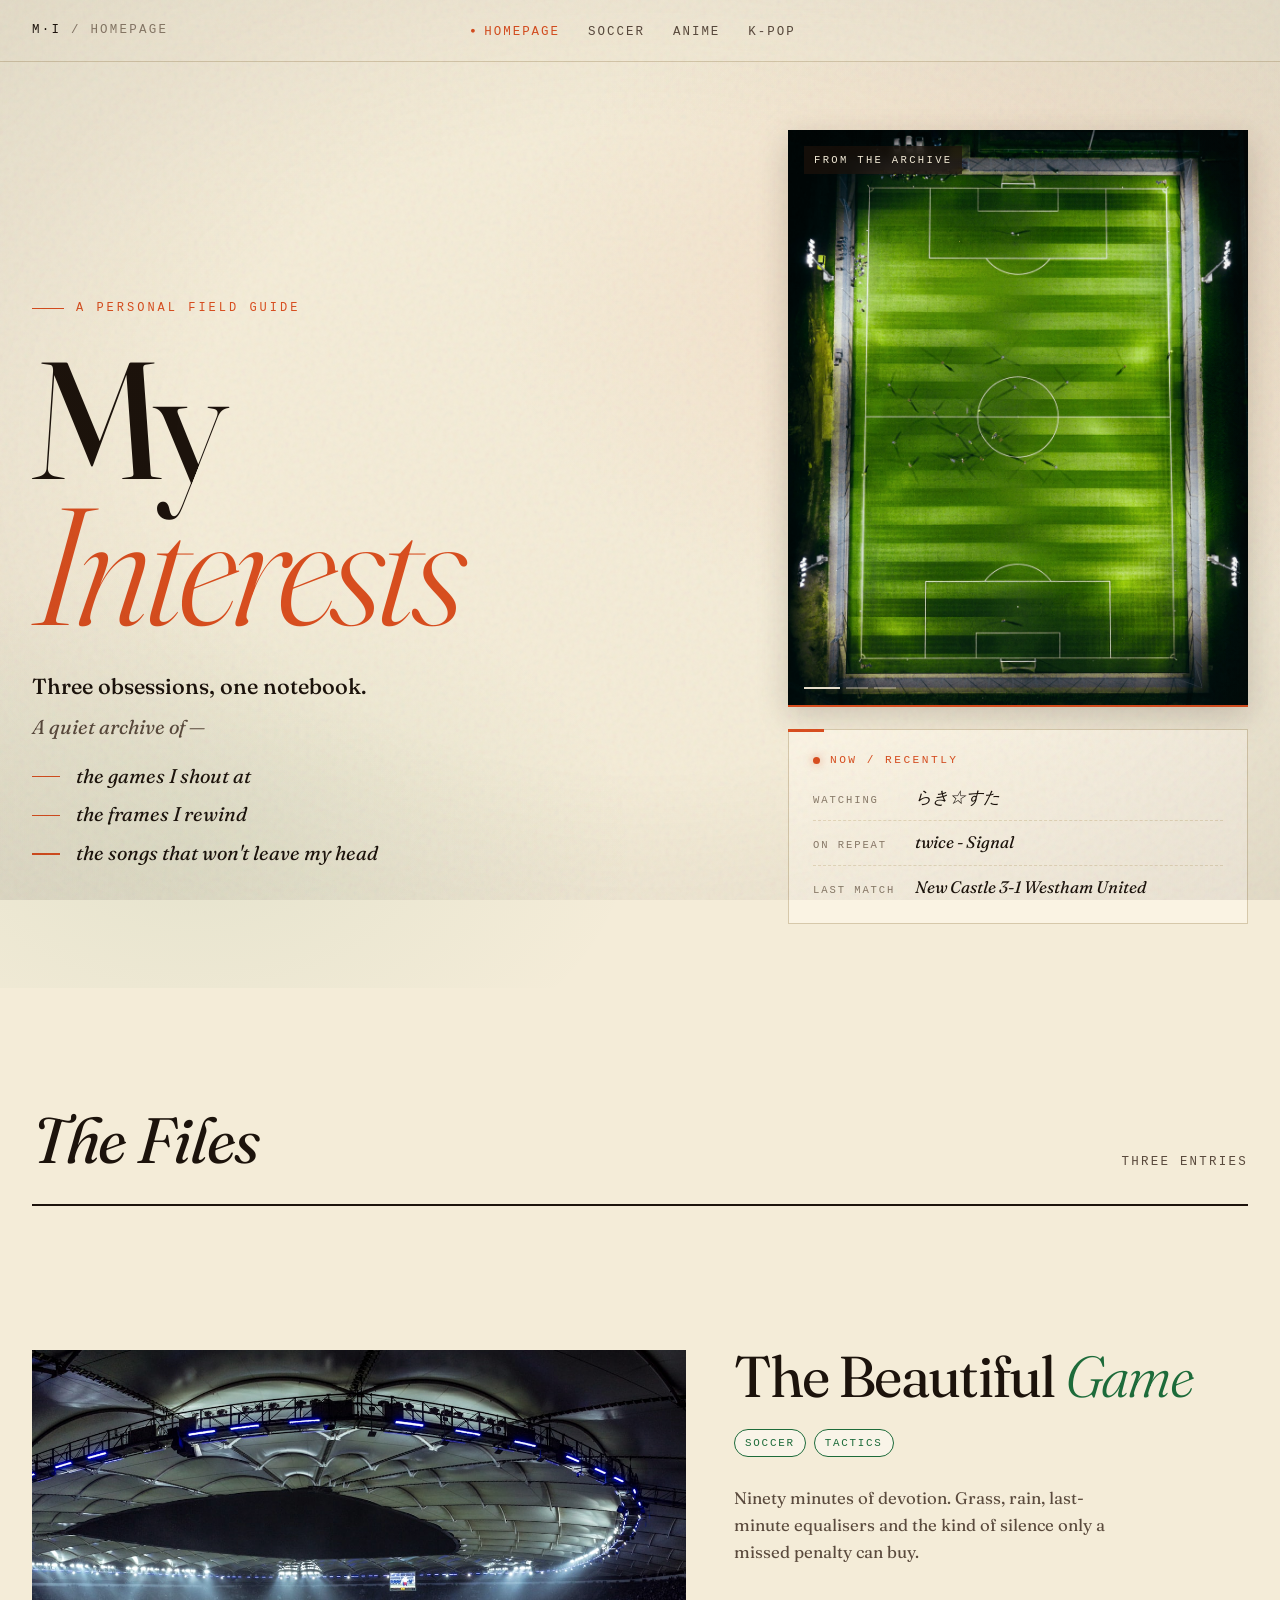
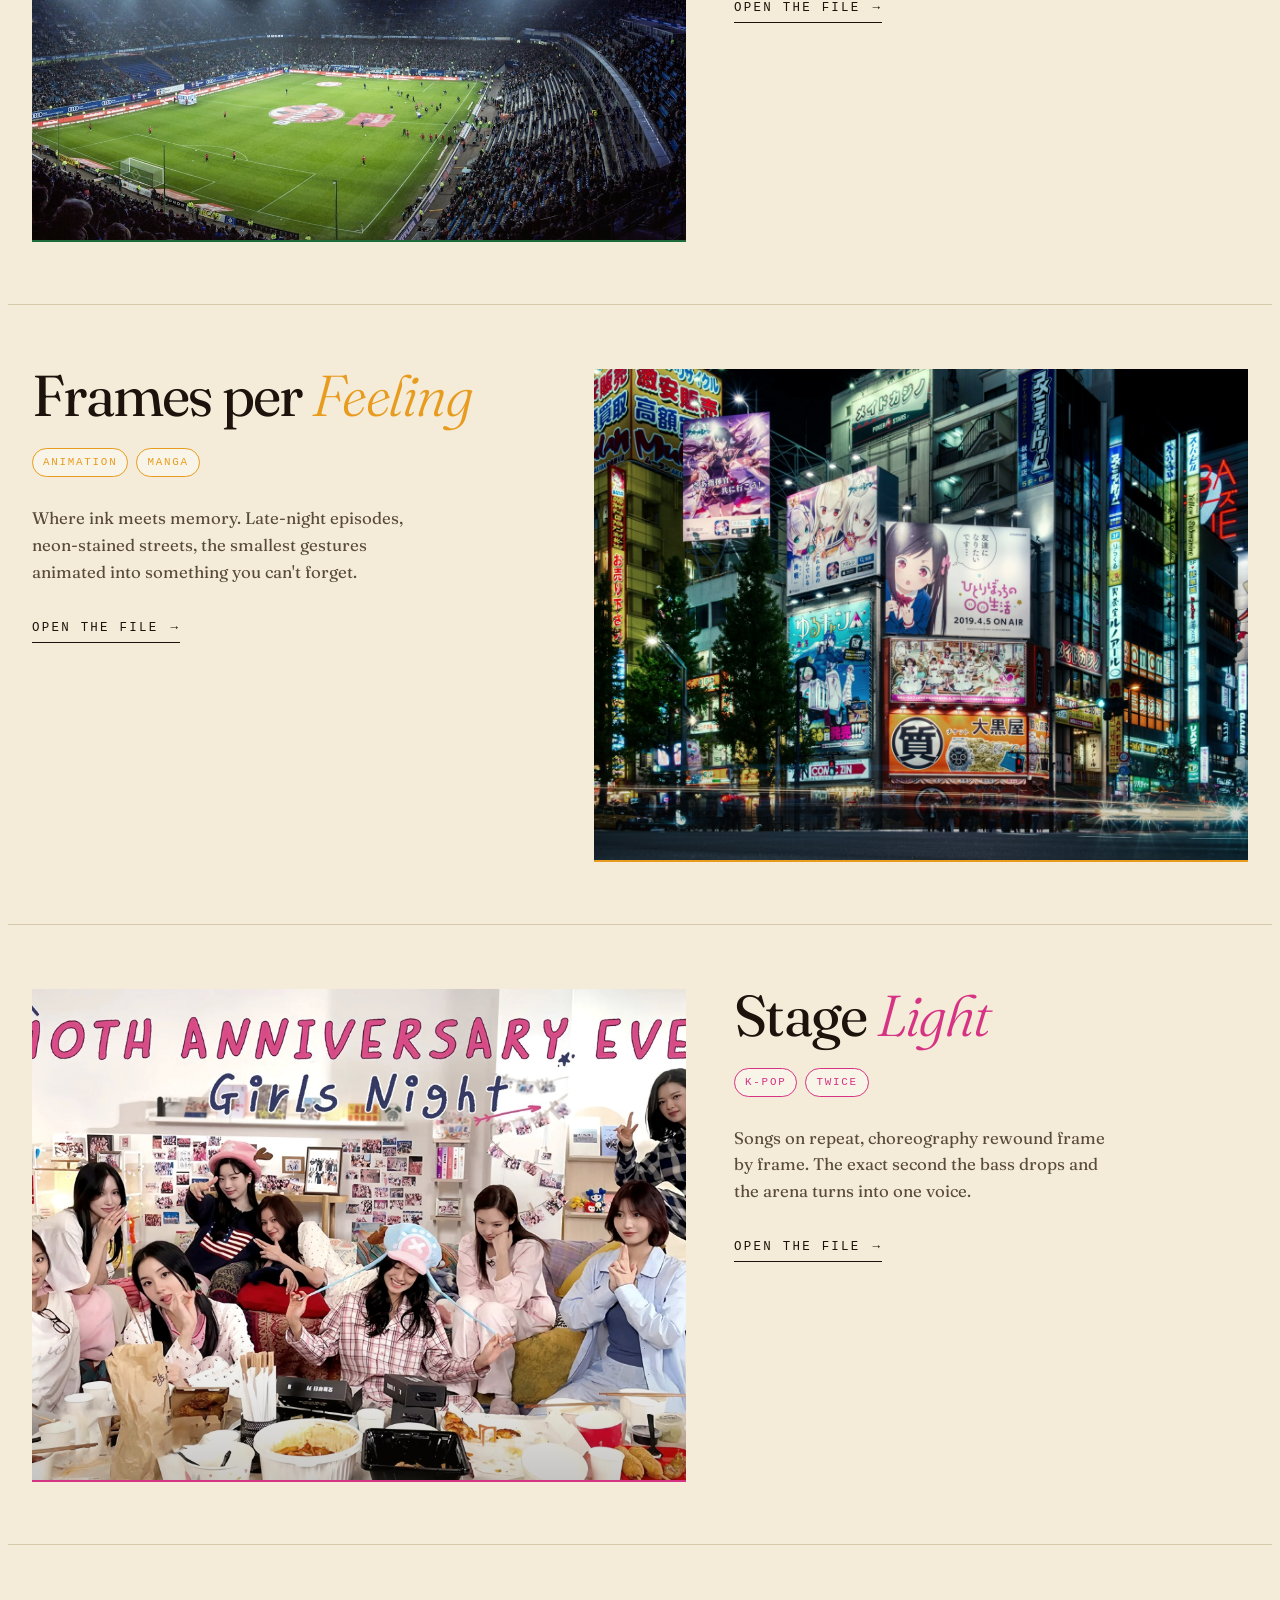
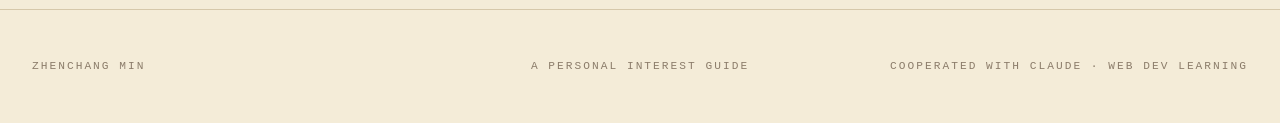
<file: index.html>
<!DOCTYPE html>
<html lang="zh-CN">
<head>
    <meta charset="UTF-8">
    <meta name="viewport" content="width=device-width, initial-scale=1">
    <title>My Interests</title>
    <link rel="stylesheet" href="style.css">
</head>
<body>
    <nav class="nav">
        <a href="index.html" class="nav-brand">M·I <span>/ homepage</span></a>
        
        <ul class="nav-links">
            <li><a href="index.html" class="is-active">Homepage</a></li>
            <li><a href="soccer.html">Soccer</a></li>
            <li><a href="anime.html">Anime</a></li>
            <li><a href="kpop.html">K-Pop</a></li>
        </ul>
    </nav>

    <section class="hero">
        <div class="hero-inner">
            <div class="hero-eyebrow">A personal field guide</div>
            <h1 class="hero-title">
                <span class="word">My</span>
                <span class="word">Interests</span>
            </h1>
            <p class="hero-lede">
                Three obsessions, one notebook. <span class="hero-lede-sub">A quiet archive of —</span>
            </p>
            <ul class="hero-list">
                <li>the games I shout at</li>
                <li>the frames I rewind</li>
                <li>the songs that won't leave my head</li>
            </ul>
        </div>

        <aside class="hero-side">
            <figure class="hero-cover" data-carousel>
                <img src="images/soccer-hero.jpg" alt="Soccer — from the archive" class="is-active">
                <img src="images/anime-hero.jpg" alt="Anime — from the archive">
                <img src="images/kpop-hero.jpg" alt="K-Pop — from the archive">
                <button type="button" class="hero-cover-nav hero-cover-prev" aria-label="Previous slide">‹</button>
                <button type="button" class="hero-cover-nav hero-cover-next" aria-label="Next slide">›</button>
                <figcaption class="hero-cover-tag">From the archive</figcaption>
                <div class="hero-cover-dots">
                    <button type="button" class="hero-cover-dot is-active" aria-label="Show slide 1"></button>
                    <button type="button" class="hero-cover-dot" aria-label="Show slide 2"></button>
                    <button type="button" class="hero-cover-dot" aria-label="Show slide 3"></button>
                </div>
            </figure>

            <div class="hero-now">
                <div class="now-head">
                    <span class="now-dot"></span>
                    Now / Recently
                </div>
                <ul class="now-list">
                    <li>
                        <span class="now-label">Watching</span>
                        <span class="now-value">らき☆すた</span>
                    </li>
                    <li>
                        <span class="now-label">On repeat</span>
                        <span class="now-value">twice - Signal</span>
                    </li>
                    <li>
                        <span class="now-label">Last match</span>
                        <span class="now-value">New Castle 3-1 Westham United</span>
                    </li>
                </ul>
            </div>
        </aside>
    </section>

    <section class="index" id="index">
        <header class="index-head">
            <h2>The Files</h2>
            <span class="count">Three entries</span>
        </header>

        <a href="soccer.html" class="file reveal" data-theme="soccer">
            <div class="file-text">
                <h3>The Beautiful <em>Game</em></h3>
                <div class="file-tags">
                    <span class="file-tag">Soccer</span>
                    <span class="file-tag">Tactics</span>
                </div>
                <p>Ninety minutes of devotion. Grass, rain, last-minute equalisers and the kind of silence only a missed penalty can buy.</p>
                <span class="file-cta">Open the file <span>→</span></span>
            </div>
            <div class="file-img">
                <img src="images/soccer-cover.jpg" alt="Aerial view of a soccer stadium" loading="lazy">
            </div>
        </a>

        <a href="anime.html" class="file reveal" data-theme="anime">
            <div class="file-text">
                <h3>Frames per <em>Feeling</em></h3>
                <div class="file-tags">
                    <span class="file-tag">Animation</span>
                    <span class="file-tag">Manga</span>
                </div>
                <p>Where ink meets memory. Late-night episodes, neon-stained streets, the smallest gestures animated into something you can't forget.</p>
                <span class="file-cta">Open the file <span>→</span></span>
            </div>
            <div class="file-img">
                <img src="images/anime-cover.jpg" alt="Neon signage on a Tokyo street" loading="lazy">
            </div>
        </a>

        <a href="kpop.html" class="file reveal" data-theme="kpop">
            <div class="file-text">
                <h3>Stage <em>Light</em></h3>
                <div class="file-tags">
                    <span class="file-tag">K-Pop</span>
                    <span class="file-tag">Twice</span>
                </div>
                <p>Songs on repeat, choreography rewound frame by frame. The exact second the bass drops and the arena turns into one voice.</p>
                <span class="file-cta">Open the file <span>→</span></span>
            </div>
            <div class="file-img">
                <img src="images/kpop-cover.jpg" alt="Performer under stage lighting" loading="lazy">
            </div>
        </a>
    </section>

    <footer class="footer">
        <div>Zhenchang Min</div>
        <div class="center">A personal interest guide</div>
        <div class="right">Cooperated with Claude · Web Dev Learning</div>
    </footer>

    <script src="script.js"></script>
</body>
</html>
</file>
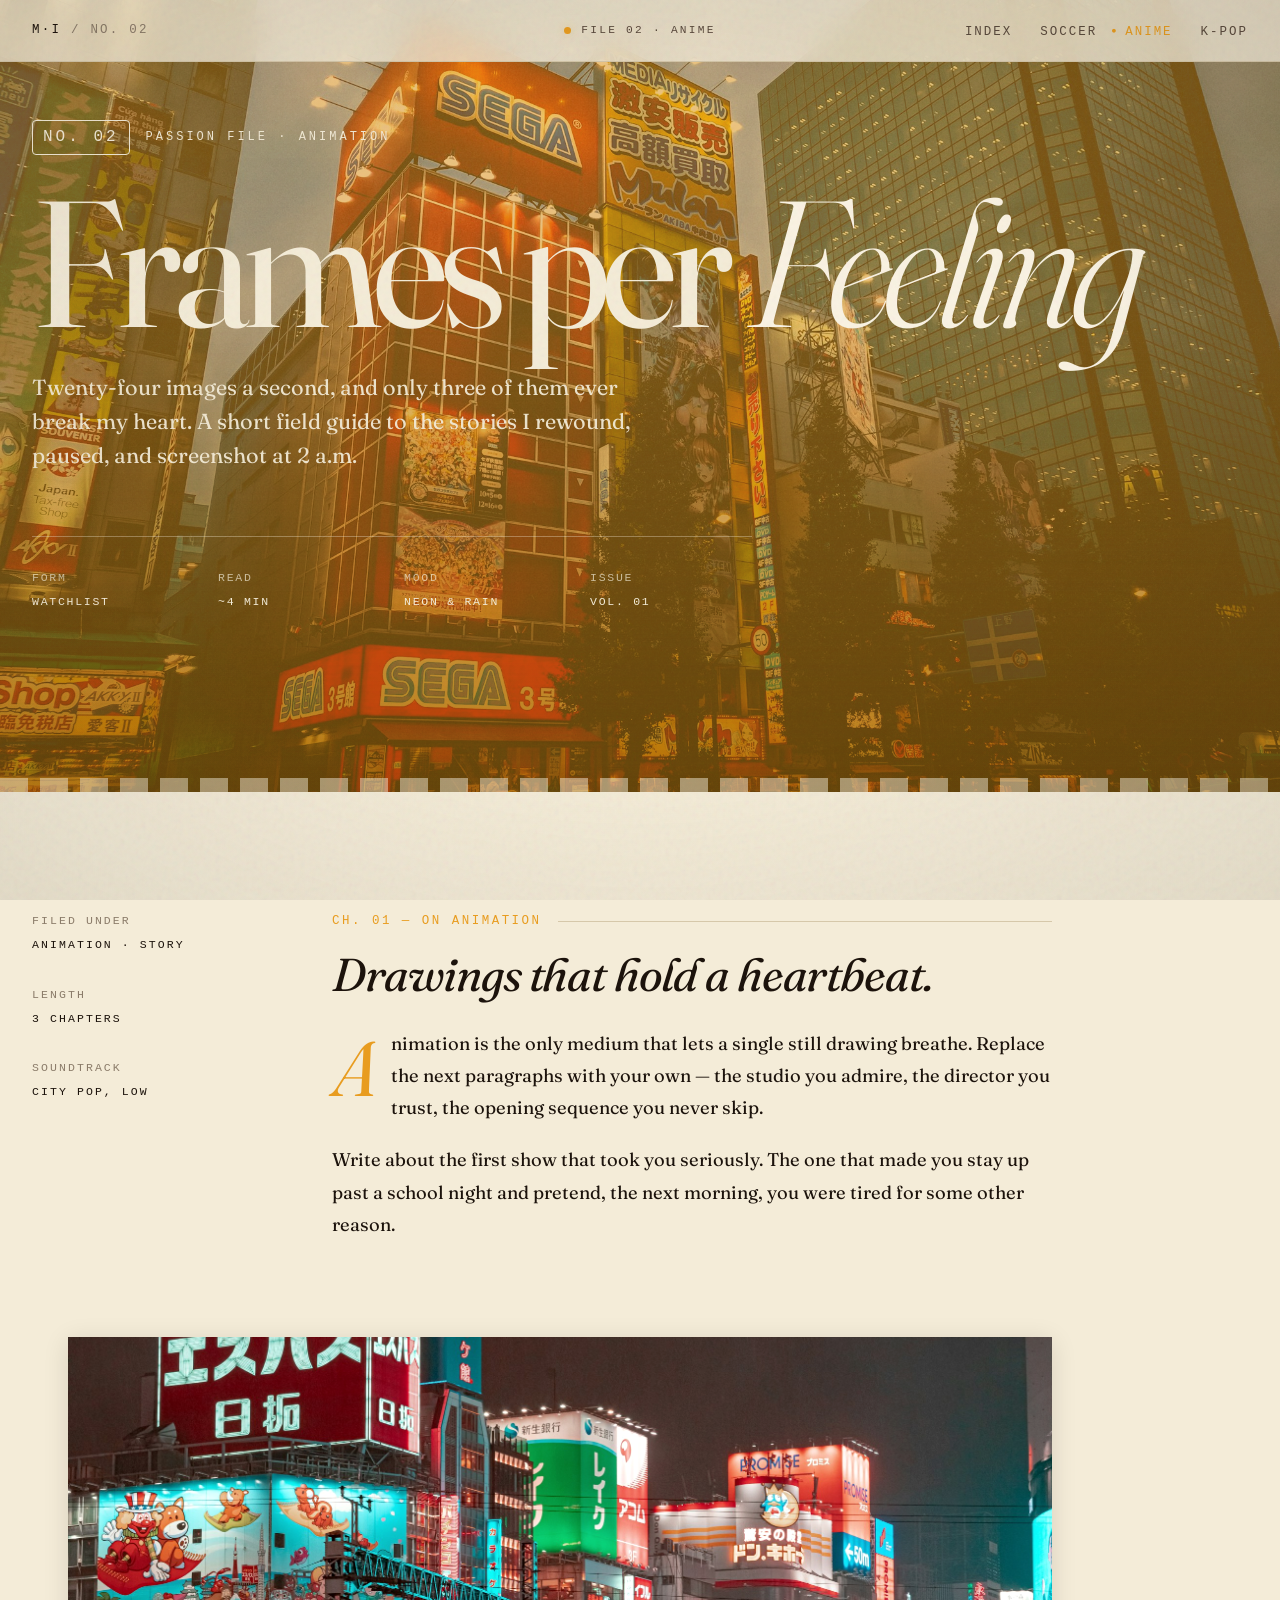
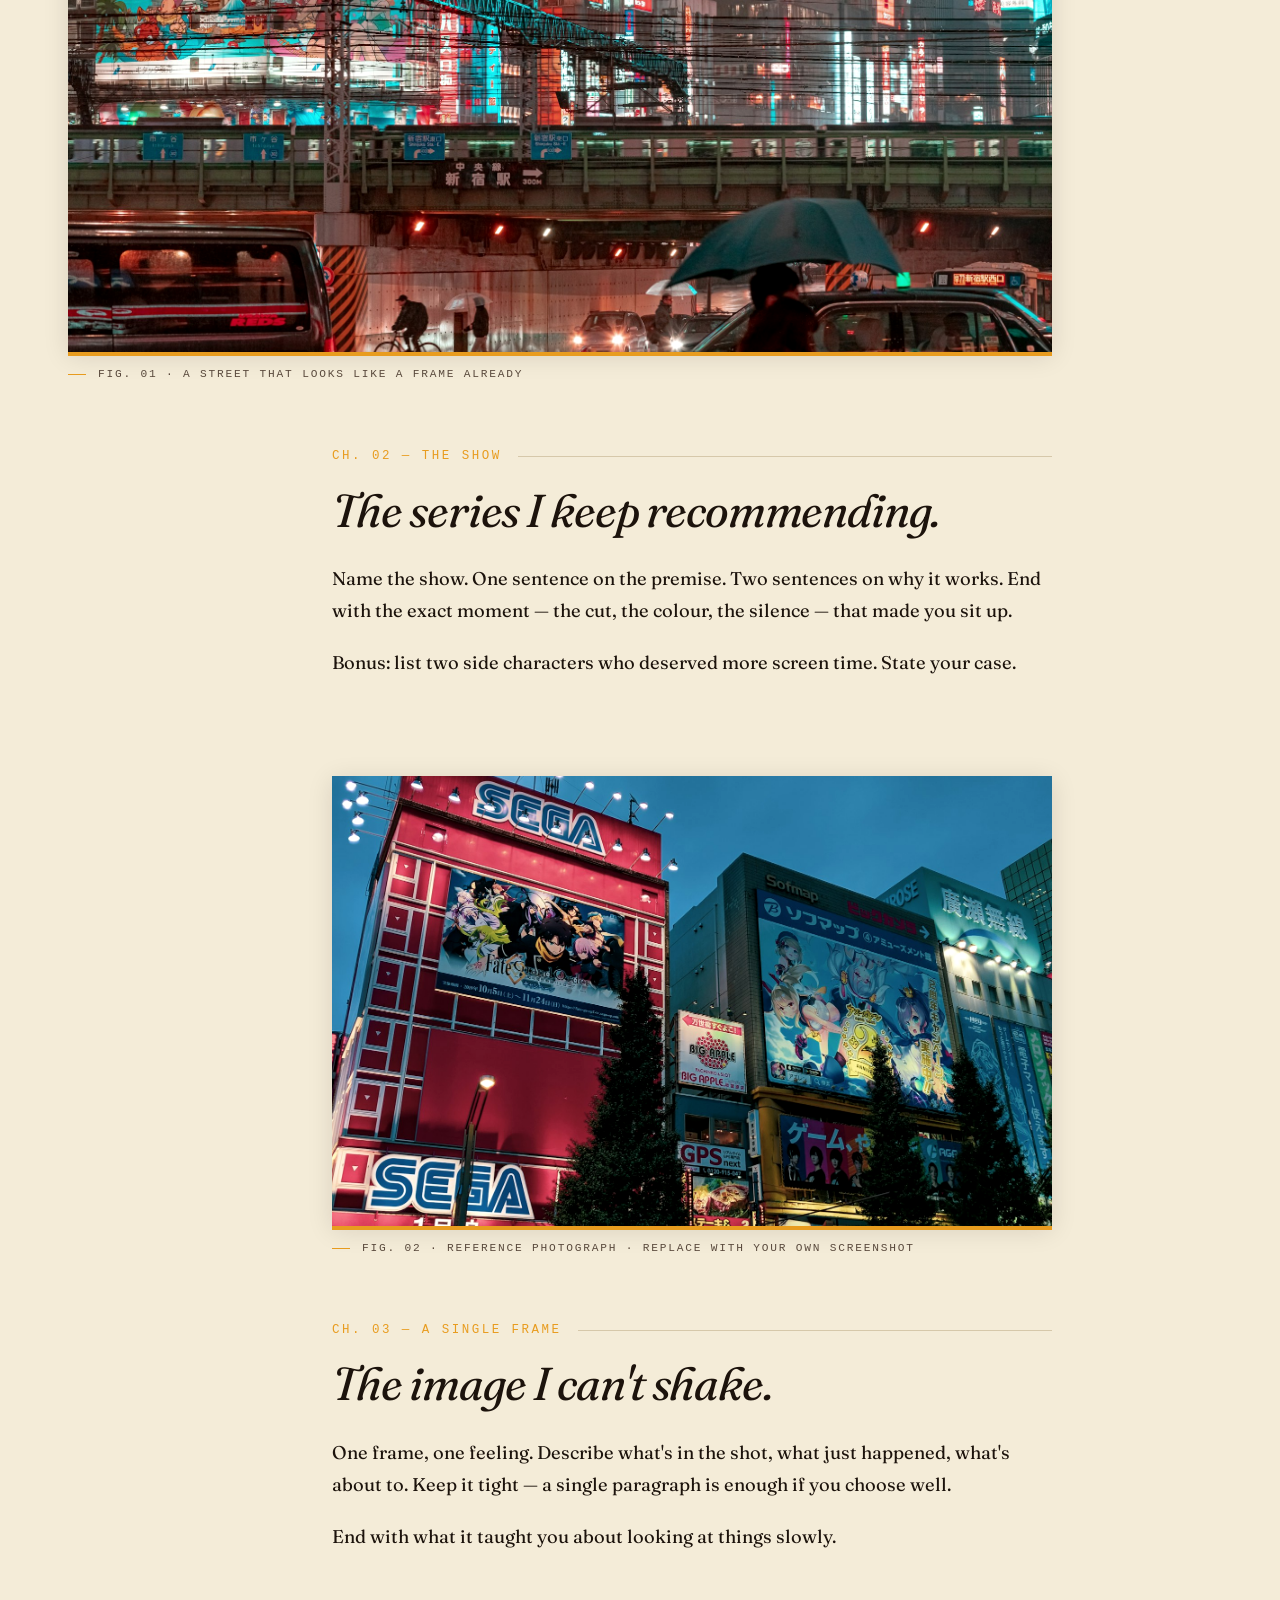
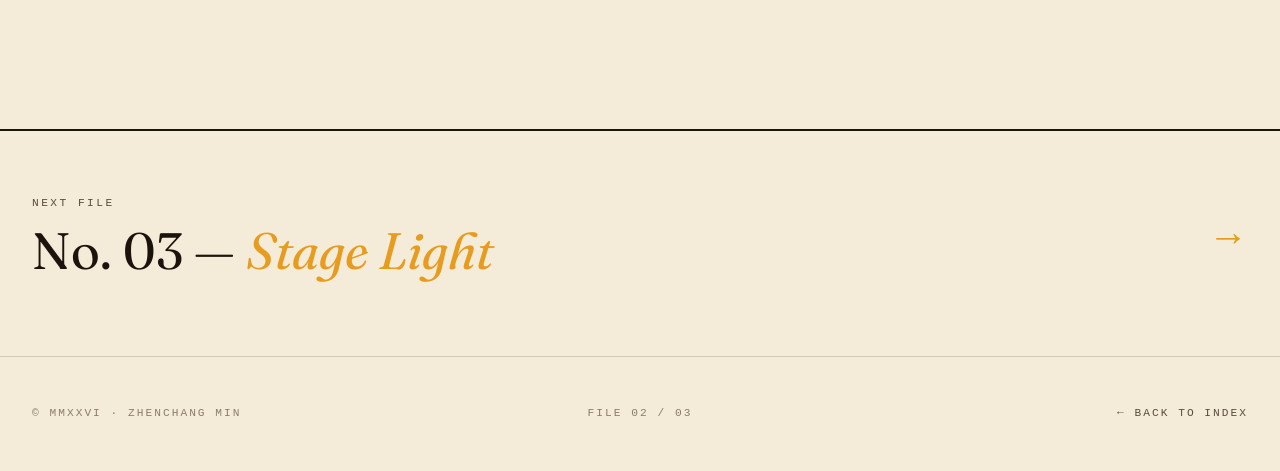
<file: anime.html>
<!DOCTYPE html>
<html lang="zh-CN">
<head>
    <meta charset="UTF-8">
    <meta name="viewport" content="width=device-width, initial-scale=1">
    <title>No. 02 — Frames per Feeling · My Interests</title>
    <link rel="stylesheet" href="style.css">
</head>
<body class="theme-anime">
    <nav class="nav">
        <a href="index.html" class="nav-brand">M·I <span>/ no. 02</span></a>
        <div class="nav-meta">
            <span class="dot"></span>
            <span>File 02 · Anime</span>
        </div>
        <ul class="nav-links">
            <li><a href="index.html">Index</a></li>
            <li><a href="soccer.html">Soccer</a></li>
            <li><a href="anime.html" class="is-active">Anime</a></li>
            <li><a href="kpop.html">K-Pop</a></li>
        </ul>
    </nav>

    <section class="subhero">
        <div class="subhero-bg">
            <img src="images/anime-hero.jpg" alt="Red and blue illuminated street facade in Tokyo">
        </div>
        <div class="subhero-inner">
            <div class="subhero-eyebrow">
                <span class="num">No. 02</span>
                <span>Passion File · Animation</span>
            </div>
            <h1 class="subhero-title">Frames per <em>Feeling</em></h1>
            <p class="subhero-lede">
                Twenty-four images a second, and only three of them ever break my heart.
                A short field guide to the stories I rewound, paused, and screenshot at 2 a.m.
            </p>
            <div class="subhero-meta">
                <div class="meta-item"><span class="label">Form</span><span class="value">Watchlist</span></div>
                <div class="meta-item"><span class="label">Read</span><span class="value">~4 min</span></div>
                <div class="meta-item"><span class="label">Mood</span><span class="value">Neon &amp; Rain</span></div>
                <div class="meta-item"><span class="label">Issue</span><span class="value">Vol. 01</span></div>
            </div>
        </div>
    </section>

    <article class="article">
        <aside class="article-rail">
            <div class="rail-block"><span class="label">Filed under</span><span class="value">Animation · Story</span></div>
            <div class="rail-block"><span class="label">Length</span><span class="value">3 chapters</span></div>
            <div class="rail-block"><span class="label">Soundtrack</span><span class="value">City pop, low</span></div>
        </aside>

        <div class="article-body">
            <section class="chapter reveal">
                <div class="chapter-num">Ch. 01 — On Animation</div>
                <h2>Drawings that hold a heartbeat.</h2>
                <p><span class="dropcap">A</span>nimation is the only medium that lets a single still drawing breathe. Replace the next paragraphs with your own — the studio you admire, the director you trust, the opening sequence you never skip.</p>
                <p>Write about the first show that took you seriously. The one that made you stay up past a school night and pretend, the next morning, you were tired for some other reason.</p>
            </section>

            <figure class="figure reveal is-wide">
                <div class="figure-wrap">
                    <img src="images/anime-1.jpg" alt="Nighttime pedestrian street in Japan" loading="lazy">
                </div>
                <figcaption>Fig. 01 · A street that looks like a frame already</figcaption>
            </figure>

            <section class="chapter reveal">
                <div class="chapter-num">Ch. 02 — The Show</div>
                <h2>The series I keep recommending.</h2>
                <p>Name the show. One sentence on the premise. Two sentences on why it works. End with the exact moment — the cut, the colour, the silence — that made you sit up.</p>
                <p>Bonus: list two side characters who deserved more screen time. State your case.</p>
            </section>

            <figure class="figure reveal">
                <div class="figure-wrap">
                    <img src="images/anime-2.jpg" alt="Neon Sega building storefront at night" loading="lazy">
                </div>
                <figcaption>Fig. 02 · Reference photograph · replace with your own screenshot</figcaption>
            </figure>

            <section class="chapter reveal">
                <div class="chapter-num">Ch. 03 — A Single Frame</div>
                <h2>The image I can't shake.</h2>
                <p>One frame, one feeling. Describe what's in the shot, what just happened, what's about to. Keep it tight — a single paragraph is enough if you choose well.</p>
                <p>End with what it taught you about looking at things slowly.</p>
            </section>
        </div>
    </article>

    <section class="next-up reveal">
        <div>
            <span class="label">Next file</span>
            <a href="kpop.html">No. 03 — <em>Stage Light</em></a>
        </div>
        <span class="arrow">→</span>
    </section>

    <footer class="footer">
        <div>© MMXXVI · Zhenchang Min</div>
        <div class="center">File 02 / 03</div>
        <div class="right"><a href="index.html">← Back to Index</a></div>
    </footer>

    <script src="script.js"></script>
</body>
</html>
</file>
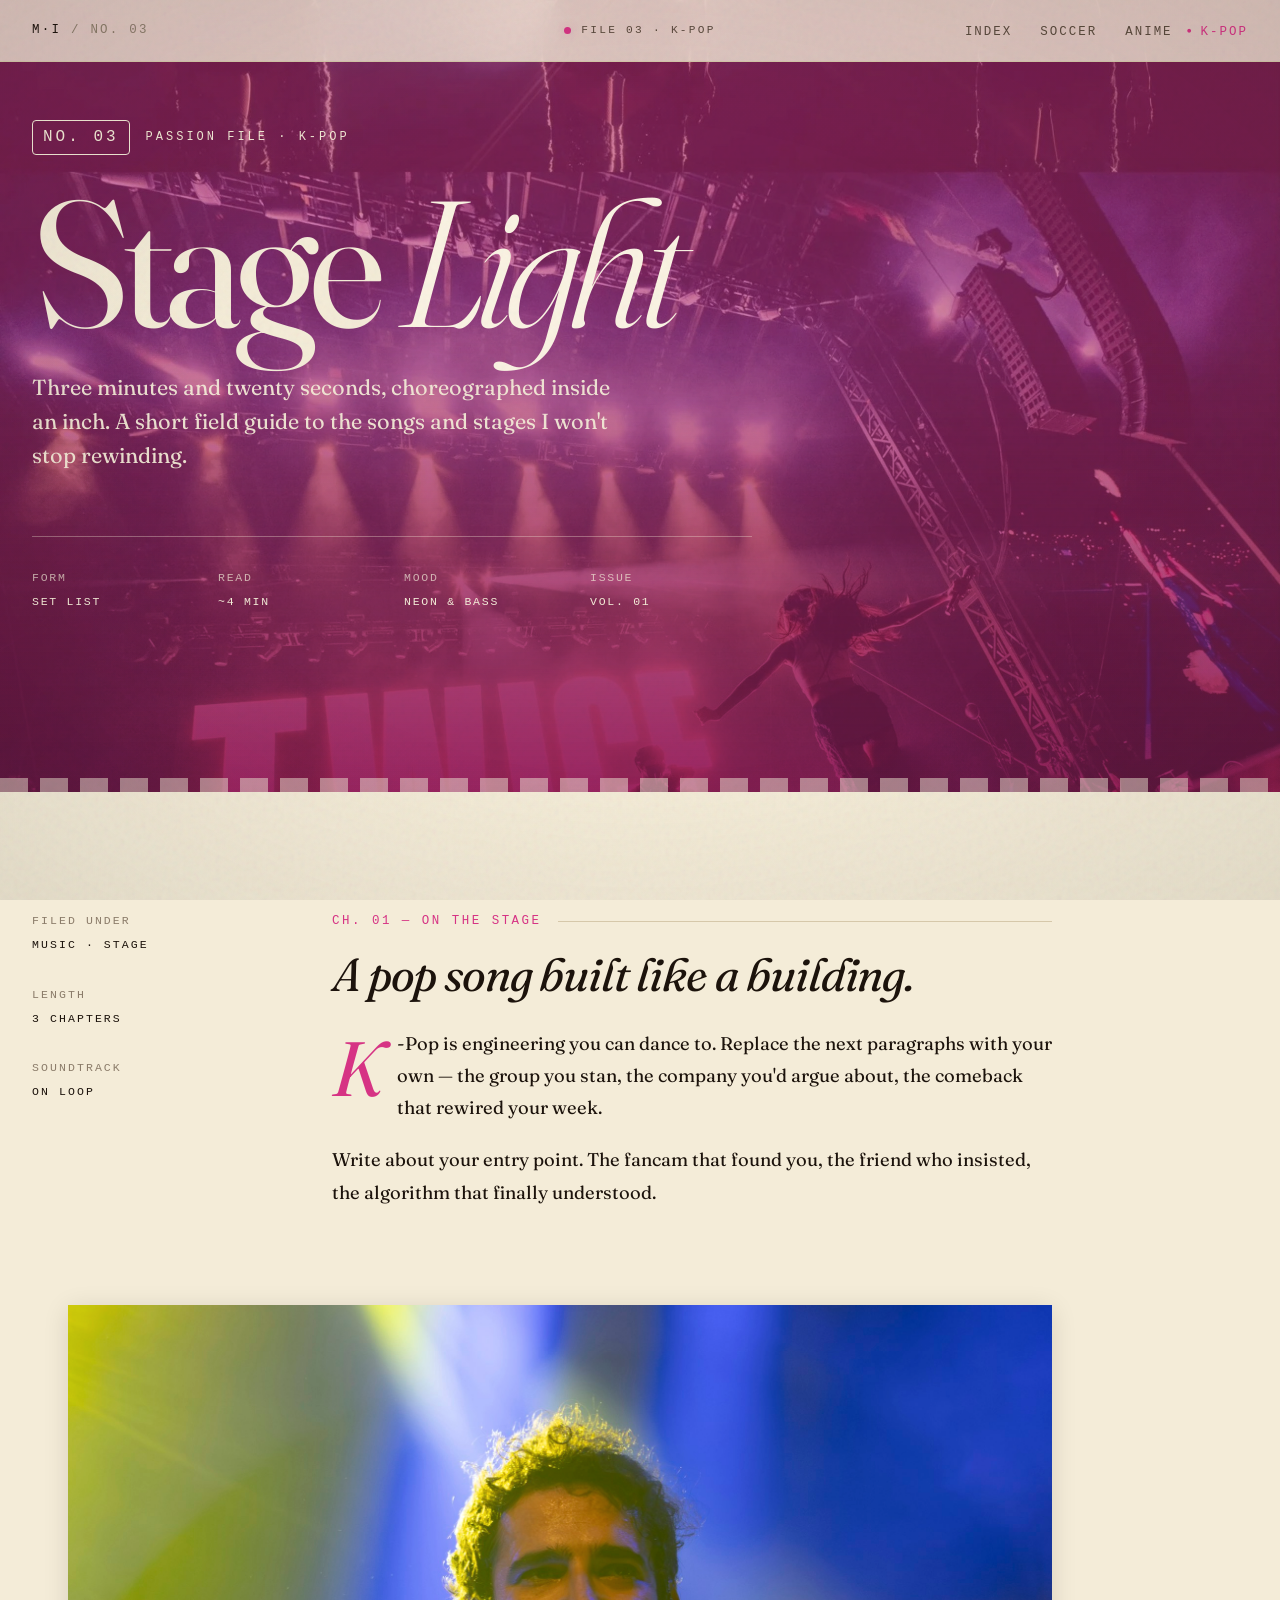
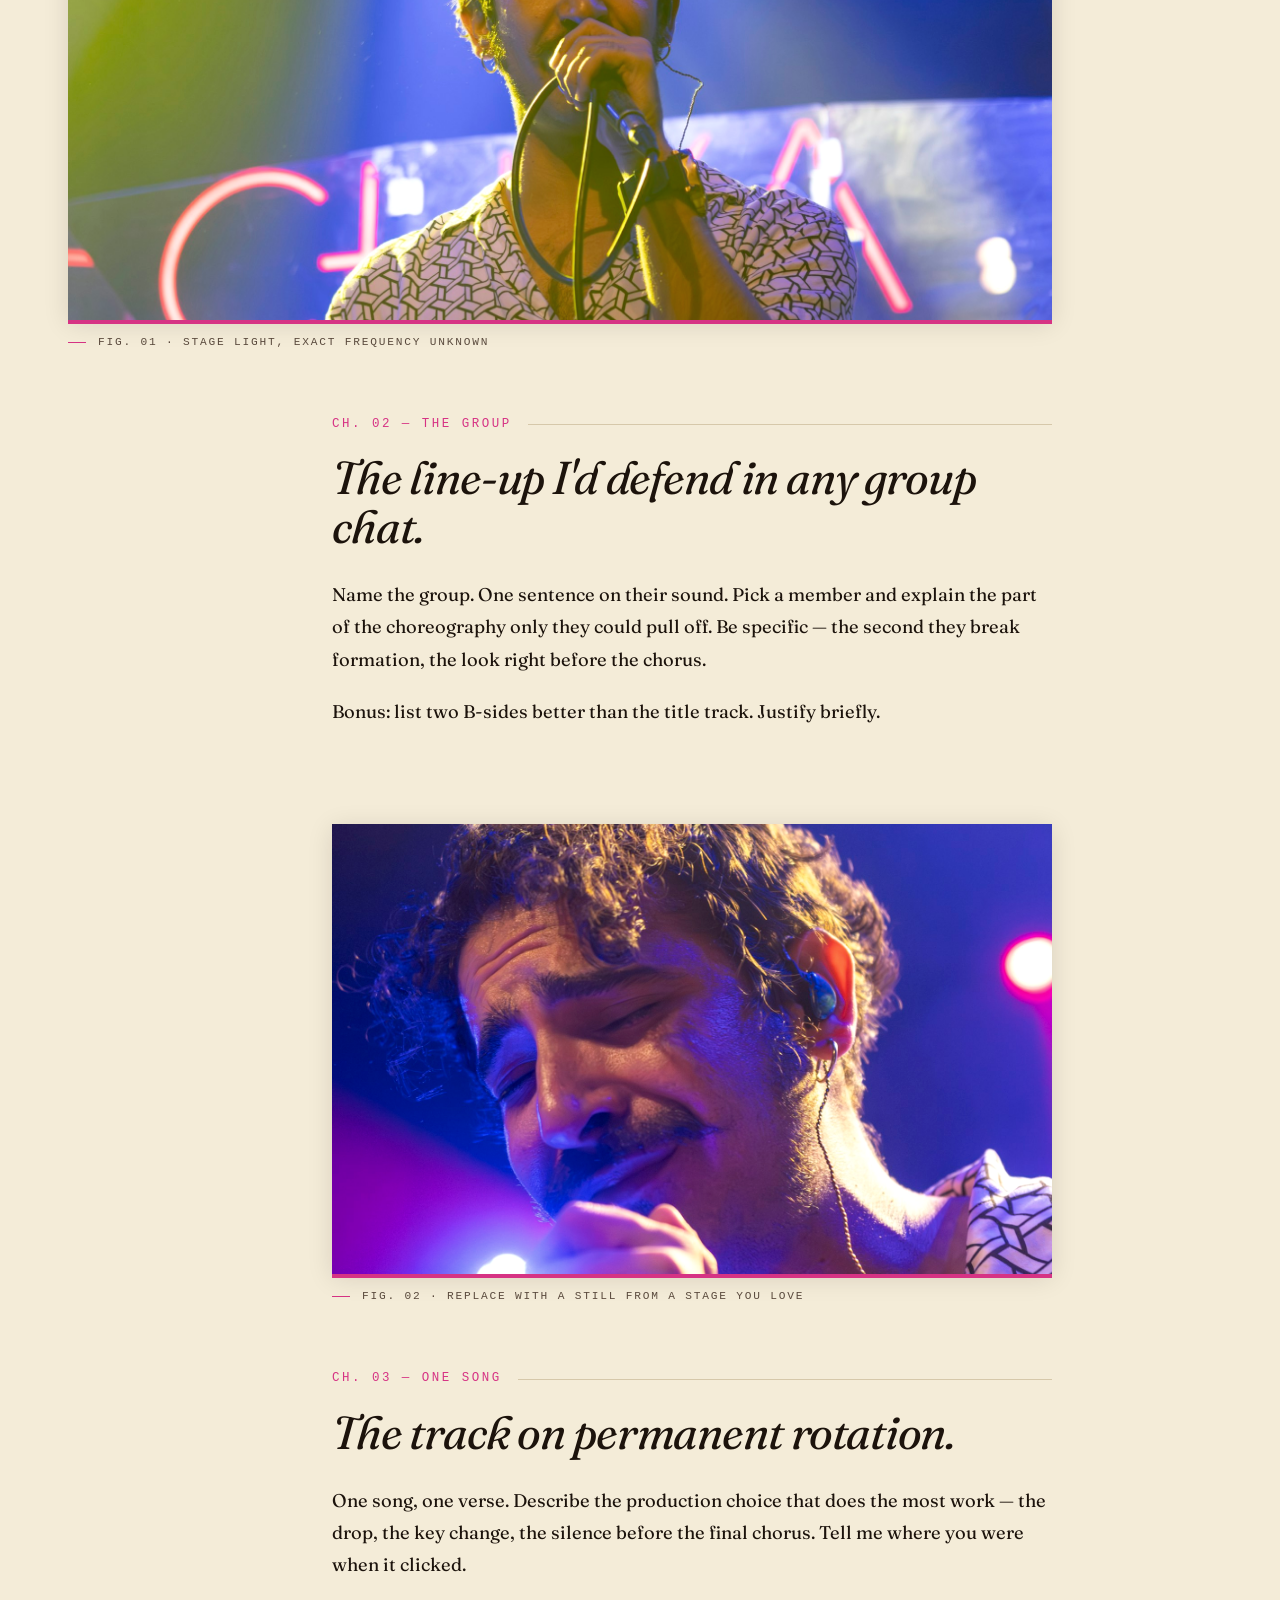
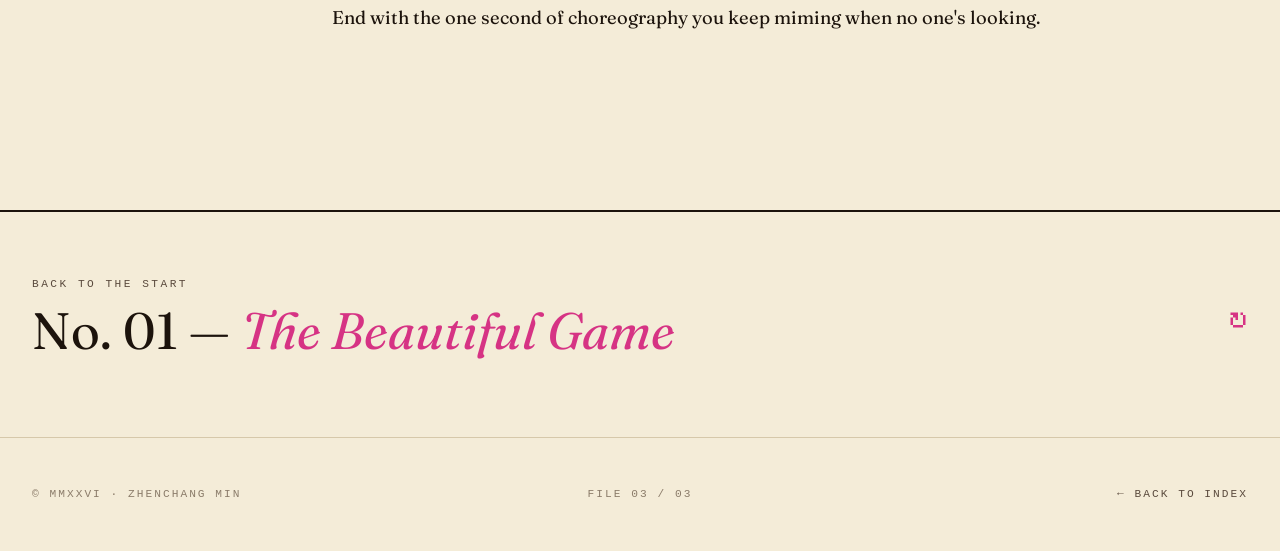
<file: kpop.html>
<!DOCTYPE html>
<html lang="zh-CN">
<head>
    <meta charset="UTF-8">
    <meta name="viewport" content="width=device-width, initial-scale=1">
    <title>No. 03 — Stage Light · My Interests</title>
    <link rel="stylesheet" href="style.css">
</head>
<body class="theme-kpop">
    <nav class="nav">
        <a href="index.html" class="nav-brand">M·I <span>/ no. 03</span></a>
        <div class="nav-meta">
            <span class="dot"></span>
            <span>File 03 · K-Pop</span>
        </div>
        <ul class="nav-links">
            <li><a href="index.html">Index</a></li>
            <li><a href="soccer.html">Soccer</a></li>
            <li><a href="anime.html">Anime</a></li>
            <li><a href="kpop.html" class="is-active">K-Pop</a></li>
        </ul>
    </nav>

    <section class="subhero">
        <div class="subhero-bg">
            <img src="images/kpop-hero.jpg" alt="Crowd at a concert in stage light">
        </div>
        <div class="subhero-inner">
            <div class="subhero-eyebrow">
                <span class="num">No. 03</span>
                <span>Passion File · K-Pop</span>
            </div>
            <h1 class="subhero-title">Stage <em>Light</em></h1>
            <p class="subhero-lede">
                Three minutes and twenty seconds, choreographed inside an inch.
                A short field guide to the songs and stages I won't stop rewinding.
            </p>
            <div class="subhero-meta">
                <div class="meta-item"><span class="label">Form</span><span class="value">Set List</span></div>
                <div class="meta-item"><span class="label">Read</span><span class="value">~4 min</span></div>
                <div class="meta-item"><span class="label">Mood</span><span class="value">Neon &amp; Bass</span></div>
                <div class="meta-item"><span class="label">Issue</span><span class="value">Vol. 01</span></div>
            </div>
        </div>
    </section>

    <article class="article">
        <aside class="article-rail">
            <div class="rail-block"><span class="label">Filed under</span><span class="value">Music · Stage</span></div>
            <div class="rail-block"><span class="label">Length</span><span class="value">3 chapters</span></div>
            <div class="rail-block"><span class="label">Soundtrack</span><span class="value">On loop</span></div>
        </aside>

        <div class="article-body">
            <section class="chapter reveal">
                <div class="chapter-num">Ch. 01 — On the Stage</div>
                <h2>A pop song built like a building.</h2>
                <p><span class="dropcap">K</span>-Pop is engineering you can dance to. Replace the next paragraphs with your own — the group you stan, the company you'd argue about, the comeback that rewired your week.</p>
                <p>Write about your entry point. The fancam that found you, the friend who insisted, the algorithm that finally understood.</p>
            </section>

            <figure class="figure reveal is-wide">
                <div class="figure-wrap">
                    <img src="images/kpop-1.jpg" alt="Solo performer on a neon stage" loading="lazy">
                </div>
                <figcaption>Fig. 01 · Stage light, exact frequency unknown</figcaption>
            </figure>

            <section class="chapter reveal">
                <div class="chapter-num">Ch. 02 — The Group</div>
                <h2>The line-up I'd defend in any group chat.</h2>
                <p>Name the group. One sentence on their sound. Pick a member and explain the part of the choreography only they could pull off. Be specific — the second they break formation, the look right before the chorus.</p>
                <p>Bonus: list two B-sides better than the title track. Justify briefly.</p>
            </section>

            <figure class="figure reveal">
                <div class="figure-wrap">
                    <img src="images/kpop-2.jpg" alt="Artist holding a microphone on stage" loading="lazy">
                </div>
                <figcaption>Fig. 02 · Replace with a still from a stage you love</figcaption>
            </figure>

            <section class="chapter reveal">
                <div class="chapter-num">Ch. 03 — One Song</div>
                <h2>The track on permanent rotation.</h2>
                <p>One song, one verse. Describe the production choice that does the most work — the drop, the key change, the silence before the final chorus. Tell me where you were when it clicked.</p>
                <p>End with the one second of choreography you keep miming when no one's looking.</p>
            </section>
        </div>
    </article>

    <section class="next-up reveal">
        <div>
            <span class="label">Back to the start</span>
            <a href="soccer.html">No. 01 — <em>The Beautiful Game</em></a>
        </div>
        <span class="arrow">↻</span>
    </section>

    <footer class="footer">
        <div>© MMXXVI · Zhenchang Min</div>
        <div class="center">File 03 / 03</div>
        <div class="right"><a href="index.html">← Back to Index</a></div>
    </footer>

    <script src="script.js"></script>
</body>
</html>
</file>
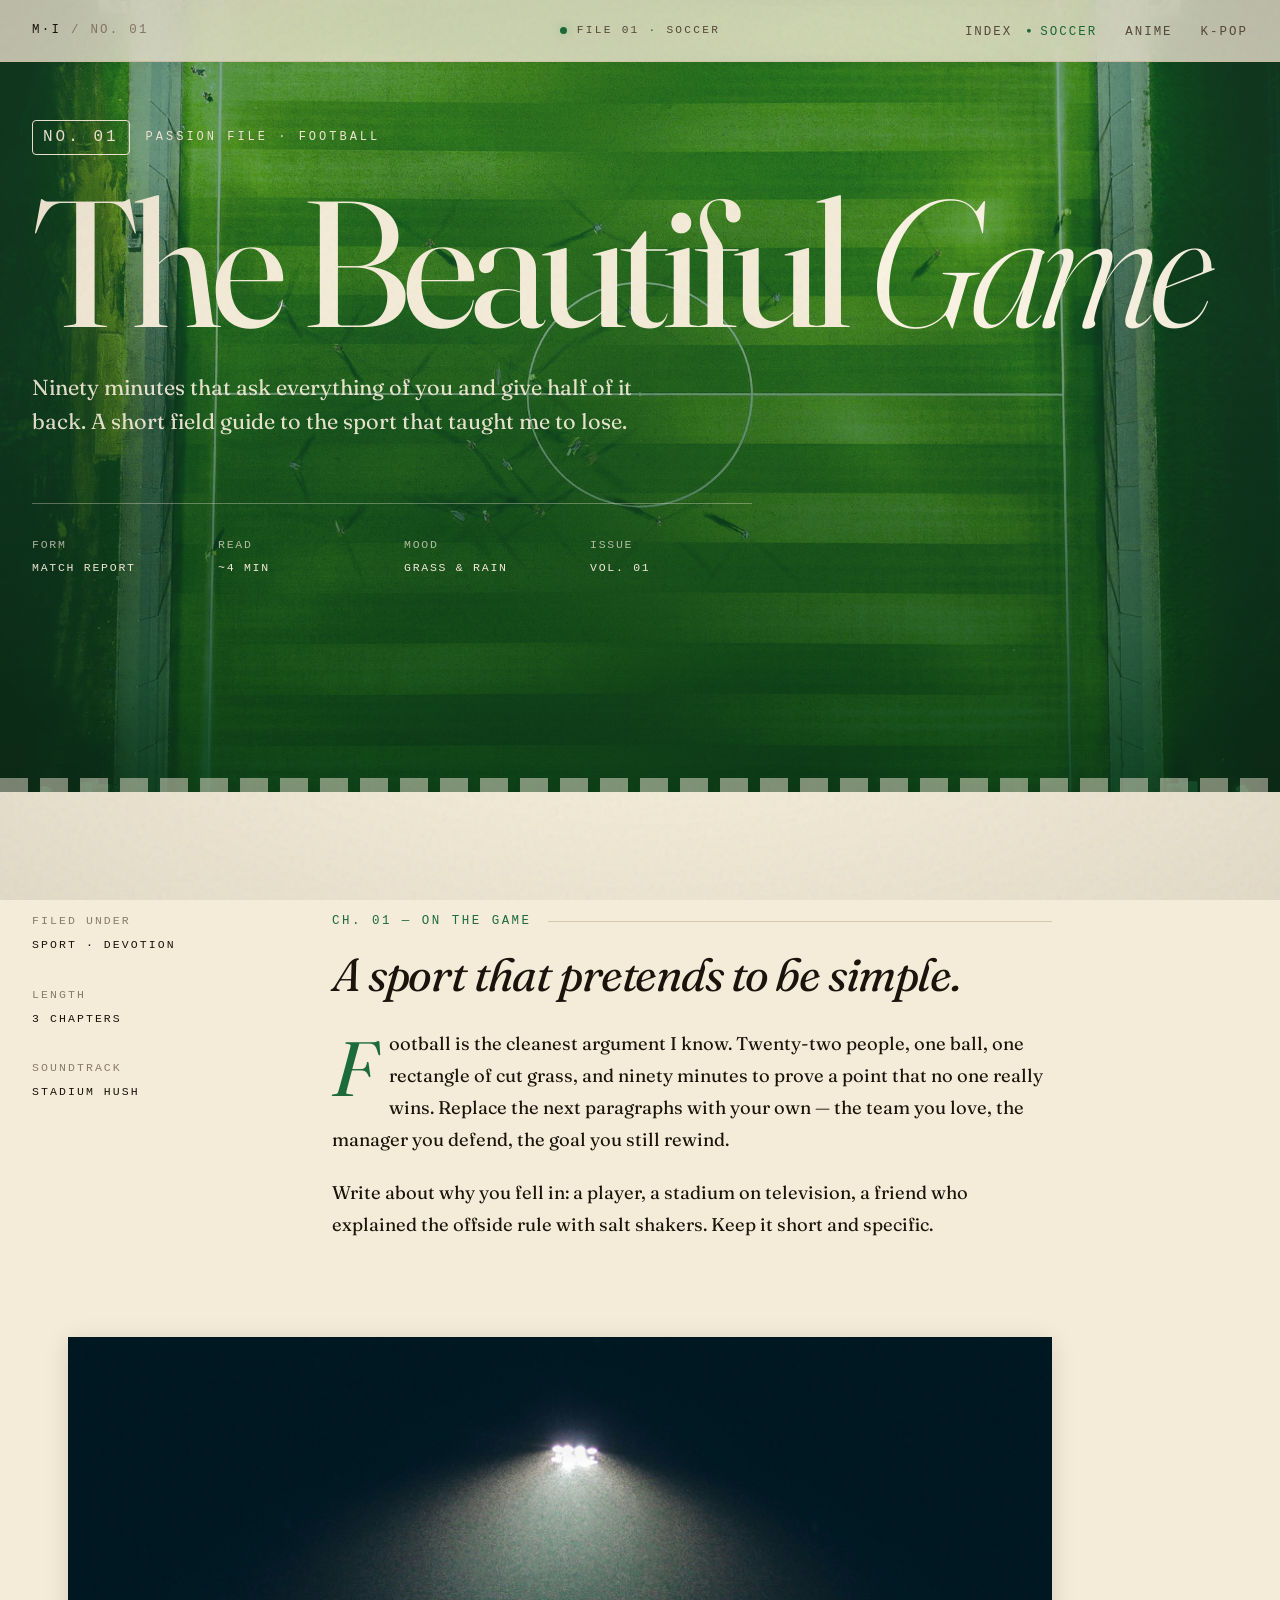
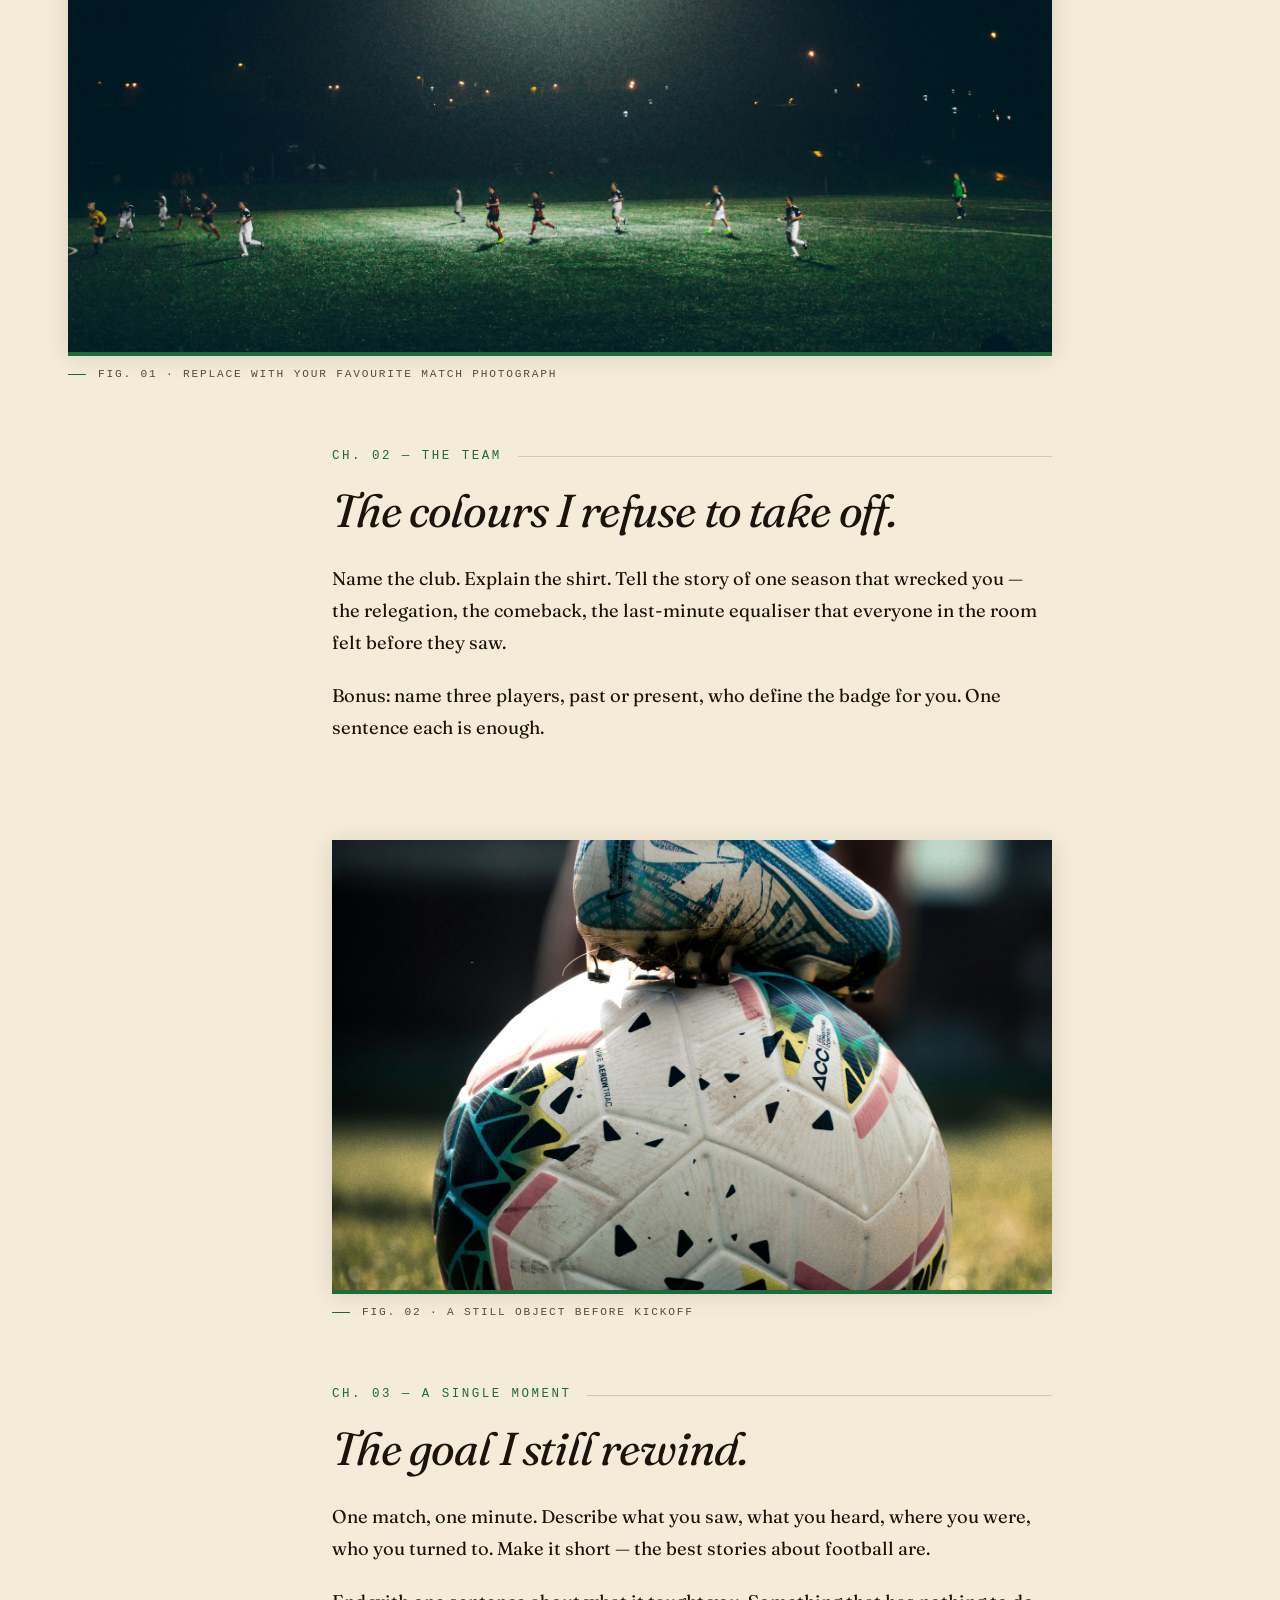
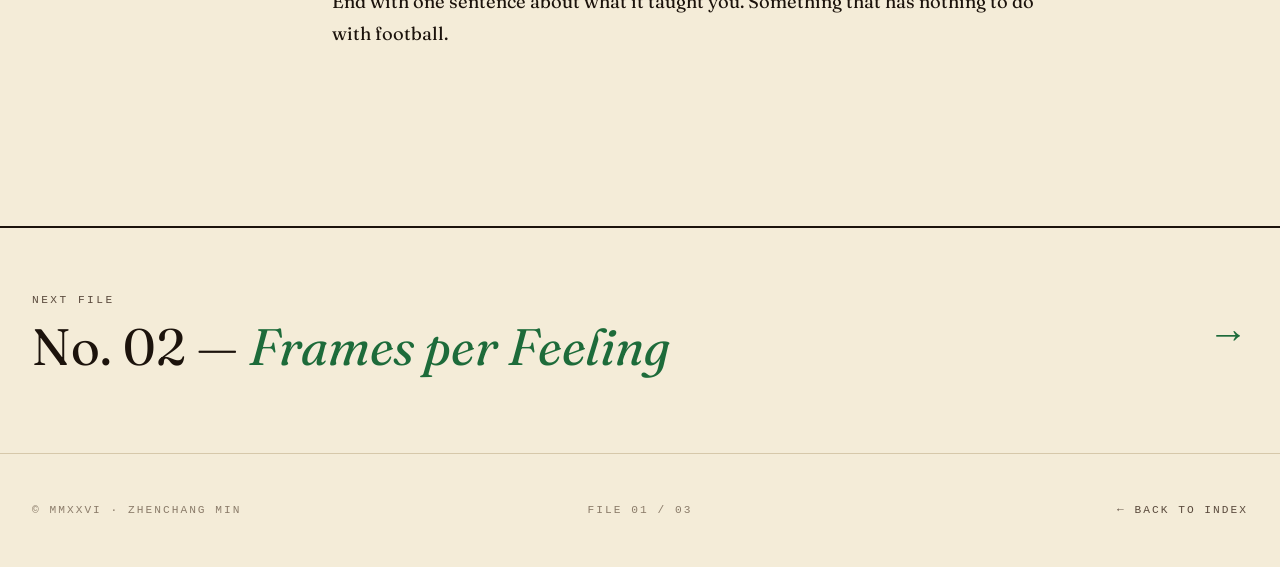
<file: soccer.html>
<!DOCTYPE html>
<html lang="zh-CN">
<head>
    <meta charset="UTF-8">
    <meta name="viewport" content="width=device-width, initial-scale=1">
    <title>No. 01 — The Beautiful Game · My Interests</title>
    <link rel="stylesheet" href="style.css">
</head>
<body class="theme-soccer">
    <nav class="nav">
        <a href="index.html" class="nav-brand">M·I <span>/ no. 01</span></a>
        <div class="nav-meta">
            <span class="dot"></span>
            <span>File 01 · Soccer</span>
        </div>
        <ul class="nav-links">
            <li><a href="index.html">Index</a></li>
            <li><a href="soccer.html" class="is-active">Soccer</a></li>
            <li><a href="anime.html">Anime</a></li>
            <li><a href="kpop.html">K-Pop</a></li>
        </ul>
    </nav>

    <section class="subhero">
        <div class="subhero-bg">
            <img src="images/soccer-hero.jpg" alt="Floodlit soccer pitch from above">
        </div>
        <div class="subhero-inner">
            <div class="subhero-eyebrow">
                <span class="num">No. 01</span>
                <span>Passion File · Football</span>
            </div>
            <h1 class="subhero-title">The Beautiful <em>Game</em></h1>
            <p class="subhero-lede">
                Ninety minutes that ask everything of you and give half of it back. A short field guide
                to the sport that taught me to lose.
            </p>
            <div class="subhero-meta">
                <div class="meta-item"><span class="label">Form</span><span class="value">Match Report</span></div>
                <div class="meta-item"><span class="label">Read</span><span class="value">~4 min</span></div>
                <div class="meta-item"><span class="label">Mood</span><span class="value">Grass &amp; Rain</span></div>
                <div class="meta-item"><span class="label">Issue</span><span class="value">Vol. 01</span></div>
            </div>
        </div>
    </section>

    <article class="article">
        <aside class="article-rail">
            <div class="rail-block"><span class="label">Filed under</span><span class="value">Sport · Devotion</span></div>
            <div class="rail-block"><span class="label">Length</span><span class="value">3 chapters</span></div>
            <div class="rail-block"><span class="label">Soundtrack</span><span class="value">Stadium hush</span></div>
        </aside>

        <div class="article-body">
            <section class="chapter reveal">
                <div class="chapter-num">Ch. 01 — On the Game</div>
                <h2>A sport that pretends to be simple.</h2>
                <p><span class="dropcap">F</span>ootball is the cleanest argument I know. Twenty-two people, one ball, one rectangle of cut grass, and ninety minutes to prove a point that no one really wins. Replace the next paragraphs with your own — the team you love, the manager you defend, the goal you still rewind.</p>
                <p>Write about why you fell in: a player, a stadium on television, a friend who explained the offside rule with salt shakers. Keep it short and specific.</p>
            </section>

            <figure class="figure reveal is-wide">
                <div class="figure-wrap">
                    <img src="images/soccer-1.jpg" alt="Players in action on a field" loading="lazy">
                </div>
                <figcaption>Fig. 01 · Replace with your favourite match photograph</figcaption>
            </figure>

            <section class="chapter reveal">
                <div class="chapter-num">Ch. 02 — The Team</div>
                <h2>The colours I refuse to take off.</h2>
                <p>Name the club. Explain the shirt. Tell the story of one season that wrecked you — the relegation, the comeback, the last-minute equaliser that everyone in the room felt before they saw.</p>
                <p>Bonus: name three players, past or present, who define the badge for you. One sentence each is enough.</p>
            </section>

            <figure class="figure reveal">
                <div class="figure-wrap">
                    <img src="images/soccer-2.jpg" alt="Soccer ball on a green field" loading="lazy">
                </div>
                <figcaption>Fig. 02 · A still object before kickoff</figcaption>
            </figure>

            <section class="chapter reveal">
                <div class="chapter-num">Ch. 03 — A Single Moment</div>
                <h2>The goal I still rewind.</h2>
                <p>One match, one minute. Describe what you saw, what you heard, where you were, who you turned to. Make it short — the best stories about football are.</p>
                <p>End with one sentence about what it taught you. Something that has nothing to do with football.</p>
            </section>
        </div>
    </article>

    <section class="next-up reveal">
        <div>
            <span class="label">Next file</span>
            <a href="anime.html">No. 02 — <em>Frames per Feeling</em></a>
        </div>
        <span class="arrow">→</span>
    </section>

    <footer class="footer">
        <div>© MMXXVI · Zhenchang Min</div>
        <div class="center">File 01 / 03</div>
        <div class="right"><a href="index.html">← Back to Index</a></div>
    </footer>

    <script src="script.js"></script>
</body>
</html>
</file>
<file: style.css>
/* ============================================================
   MY INTERESTS · Vol.01
   Warm-editorial palette · Fraunces + DM Sans + JetBrains Mono
   ============================================================ */

@import url('https://fonts.bunny.net/css?family=fraunces:300,300i,400,400i,500,500i,700,700i|dm-sans:400,500,600,700|jetbrains-mono:400,500&display=swap');

/* ---------- Tokens ---------- */
:root {
  /* warm paper canvas */
  --cream:      #f4ecd8;
  --cream-deep: #ebdfc4;
  --cream-soft: #faf3e3;
  --line:       #d6c8aa;
  --line-soft:  #e6d9bc;

  /* warm ink */
  --ink:        #1c130c;
  --ink-soft:   #5a4a3d;
  --ink-mute:   #8b7c6a;

  /* global accent (warm brick) */
  --brick:      #d94e1f;
  --brick-deep: #b53b14;

  /* per-theme accents (overridden per page) */
  --accent:        #d94e1f;
  --accent-deep:   #b53b14;
  --accent-fade:   rgba(217, 78, 31, 0.18);

  --serif: "Fraunces", "Times New Roman", ui-serif, Georgia, serif;
  --sans:  "DM Sans", -apple-system, BlinkMacSystemFont, "PingFang SC", "Microsoft YaHei", sans-serif;
  --mono:  "JetBrains Mono", ui-monospace, "SF Mono", "Cascadia Mono", Menlo, monospace;
}

/* ---------- Theme bodies (subpages override accent + tint) ---------- */
.theme-soccer { --accent: #1d6b3a; --accent-deep: #134d28; --accent-fade: rgba(29,107,58,0.25); }
.theme-anime  { --accent: #e89c1f; --accent-deep: #b97a13; --accent-fade: rgba(232,156,31,0.28); }
.theme-kpop   { --accent: #d63384; --accent-deep: #a32668; --accent-fade: rgba(214,51,132,0.22); }

/* ---------- Reset ---------- */
*, *::before, *::after { margin: 0; padding: 0; box-sizing: border-box; }

html { scroll-behavior: smooth; }

body {
  background: var(--cream);
  color: var(--ink);
  font-family: var(--sans);
  font-weight: 400;
  line-height: 1.55;
  -webkit-font-smoothing: antialiased;
  text-rendering: optimizeLegibility;
  overflow-x: hidden;
}

/* paper grain + soft warm vignette */
body::before {
  content: "";
  position: fixed;
  inset: 0;
  pointer-events: none;
  z-index: 999;
  opacity: 0.07;
  background-image: url("data:image/svg+xml;utf8,<svg viewBox='0 0 200 200' xmlns='http://www.w3.org/2000/svg'><filter id='n'><feTurbulence type='fractalNoise' baseFrequency='0.85' numOctaves='2' stitchTiles='stitch'/></filter><rect width='100%' height='100%' filter='url(%23n)'/></svg>");
  mix-blend-mode: multiply;
}
body::after {
  content: "";
  position: fixed;
  inset: 0;
  pointer-events: none;
  z-index: 998;
  background: radial-gradient(ellipse at center, transparent 50%, rgba(28, 19, 12, 0.08) 100%);
}

img { display: block; max-width: 100%; }
a   { color: inherit; text-decoration: none; }

/* ---------- Navigation ---------- */
.nav {
  position: fixed;
  inset: 0 0 auto 0;
  z-index: 50;
  display: grid;
  grid-template-columns: 1fr auto 1fr;
  align-items: center;
  padding: 18px 32px;
  background: rgba(244, 236, 216, 0.82);
  backdrop-filter: blur(14px) saturate(1.1);
  -webkit-backdrop-filter: blur(14px) saturate(1.1);
  border-bottom: 1px solid var(--line);
}

.nav-brand {
  font-family: var(--mono);
  font-size: 0.78rem;
  letter-spacing: 0.18em;
  text-transform: uppercase;
  color: var(--ink);
  font-weight: 500;
}
.nav-brand span { color: var(--ink-mute); }

.nav-meta {
  font-family: var(--mono);
  font-size: 0.7rem;
  letter-spacing: 0.2em;
  text-transform: uppercase;
  color: var(--ink-soft);
  display: flex;
  align-items: center;
  gap: 10px;
}
.nav-meta .dot {
  width: 7px; height: 7px;
  border-radius: 50%;
  background: var(--accent);
  box-shadow: 0 0 10px var(--accent-fade);
  animation: pulse 2.2s ease-in-out infinite;
}
@keyframes pulse {
  0%, 100% { opacity: 1; transform: scale(1); }
  50%      { opacity: 0.5; transform: scale(0.85); }
}

.nav-links {
  list-style: none;
  display: flex;
  gap: 28px;
  justify-content: flex-end;
}
.nav-links a {
  font-family: var(--mono);
  font-size: 0.78rem;
  letter-spacing: 0.16em;
  text-transform: uppercase;
  color: var(--ink-soft);
  transition: color .25s ease;
  position: relative;
  padding: 4px 0;
}
.nav-links a:hover { color: var(--ink); }
.nav-links a.is-active { color: var(--accent); }
.nav-links a.is-active::before {
  content: "●";
  position: absolute;
  left: -14px;
  top: 50%;
  transform: translateY(-50%);
  color: var(--accent);
  font-size: 0.55rem;
}

/* ---------- HERO (homepage) ---------- */
.hero {
  position: relative;
  min-height: 100vh;
  padding: 130px 32px 64px;
  display: grid;
  grid-template-columns: minmax(0, 1.05fr) minmax(0, 0.95fr);
  gap: 64px;
  align-items: end;
  overflow: hidden;
  background:
    radial-gradient(ellipse 60% 50% at 80% 30%, rgba(217, 78, 31, 0.10), transparent 70%),
    radial-gradient(ellipse 50% 40% at 15% 85%, rgba(29, 107, 58, 0.07), transparent 70%);
}

/* Big background "VOL.01" mark */
.hero-vol {
  position: absolute;
  top: 48%;
  right: -3vw;
  transform: translateY(-50%);
  font-family: var(--serif);
  font-weight: 300;
  font-style: italic;
  font-size: clamp(20rem, 42vw, 48rem);
  line-height: 0.8;
  color: var(--brick);
  opacity: 0.08;
  letter-spacing: -0.05em;
  pointer-events: none;
  user-select: none;
  z-index: 0;
}

.hero-inner {
  position: relative;
  z-index: 1;
  display: grid;
  align-self: end;
  max-width: 1400px;
  width: 100%;
  margin: 0 auto;
}

.hero-eyebrow {
  font-family: var(--mono);
  font-size: 0.75rem;
  letter-spacing: 0.25em;
  text-transform: uppercase;
  color: var(--brick);
  margin-bottom: 28px;
  display: flex;
  align-items: center;
  gap: 12px;
  opacity: 0;
  animation: fadeUp .9s ease .1s forwards;
  font-weight: 500;
}
.hero-eyebrow::before {
  content: "";
  width: 32px; height: 1px;
  background: var(--brick);
}

.hero-title {
  font-family: var(--serif);
  font-weight: 400;
  font-size: clamp(4rem, 13vw, 12rem);
  line-height: 0.88;
  letter-spacing: -0.04em;
  color: var(--ink);
  margin-bottom: 32px;
}
.hero-title .word {
  display: inline-block;
  opacity: 0;
  transform: translateY(40px);
  animation: fadeUp 1.1s cubic-bezier(.2,.7,.2,1) forwards;
}
.hero-title .word:nth-child(1) { animation-delay: .15s; }
.hero-title .word:nth-child(2) {
  animation-delay: .35s;
  font-style: italic;
  font-weight: 300;
  color: var(--brick);
}

.hero-lede {
  font-family: var(--serif);
  font-weight: 500;
  font-size: clamp(1.15rem, 1.7vw, 1.5rem);
  max-width: 560px;
  color: var(--ink);
  line-height: 1.5;
  margin-bottom: 20px;
  opacity: 0;
  animation: fadeUp .9s ease .55s forwards;
}
.hero-lede-sub {
  display: block;
  margin-top: 8px;
  font-style: italic;
  font-weight: 400;
  color: var(--ink-soft);
  font-size: 0.92em;
}

.hero-list {
  list-style: none;
  margin: 0 0 56px 0;
  padding: 0;
  display: flex;
  flex-direction: column;
  gap: 10px;
  opacity: 0;
  animation: fadeUp .9s ease .68s forwards;
}
.hero-list li {
  font-family: var(--serif);
  font-style: italic;
  font-weight: 400;
  font-size: clamp(1.1rem, 1.55vw, 1.4rem);
  color: var(--ink);
  padding-left: 44px;
  position: relative;
  line-height: 1.45;
}
.hero-list li::before {
  content: "";
  position: absolute;
  left: 0;
  top: 0.72em;
  width: 28px;
  height: 1.5px;
  background: var(--brick);
}

/* ---------- Hero right column: cover + now-card ---------- */
.hero-side {
  position: relative;
  z-index: 1;
  display: flex;
  flex-direction: column;
  gap: 24px;
  max-width: 460px;
  width: 100%;
  margin-left: auto;
}

.hero-cover {
  position: relative;
  overflow: hidden;
  aspect-ratio: 4 / 5;
  background: var(--cream-deep);
  box-shadow:
    0 2px 0 var(--brick),
    0 10px 30px rgba(28, 19, 12, 0.18);
  opacity: 0;
  transform: translateY(40px);
  animation: fadeUp 1.1s cubic-bezier(.2,.7,.2,1) .45s forwards;
}
.hero-cover img {
  position: absolute;
  inset: 0;
  width: 100%; height: 100%;
  object-fit: cover;
  filter: saturate(0.92) contrast(1.05);
  opacity: 0;
  transition: opacity .7s ease, transform 1.2s cubic-bezier(.2,.7,.2,1);
}
.hero-cover img.is-active { opacity: 1; }
.hero-cover:hover img.is-active { transform: scale(1.04); }

/* prev / next arrows (visible on hover) */
.hero-cover-nav {
  position: absolute;
  top: 50%;
  z-index: 3;
  width: 38px; height: 38px;
  border-radius: 50%;
  border: 1px solid rgba(245, 236, 216, 0.55);
  background: rgba(28, 19, 12, 0.45);
  color: var(--cream);
  font-family: var(--mono);
  font-size: 1rem;
  font-weight: 500;
  cursor: pointer;
  display: flex;
  align-items: center;
  justify-content: center;
  backdrop-filter: blur(4px);
  -webkit-backdrop-filter: blur(4px);
  opacity: 0;
  transition: opacity .3s ease, background .3s ease, border-color .3s ease, transform .3s ease;
  transform: translateY(-50%);
  padding: 0;
  line-height: 1;
}
.hero-cover-nav:hover,
.hero-cover-nav:focus-visible {
  background: rgba(28, 19, 12, 0.78);
  border-color: var(--cream);
  outline: none;
}
.hero-cover-nav:active { transform: translateY(-50%) scale(0.94); }
.hero-cover:hover .hero-cover-nav,
.hero-cover:focus-within .hero-cover-nav { opacity: 1; }
.hero-cover-prev { left: 12px; }
.hero-cover-next { right: 12px; }

/* slide indicator dots (clickable) */
.hero-cover-dots {
  position: absolute;
  bottom: 16px;
  left: 16px;
  display: flex;
  gap: 6px;
  z-index: 2;
}
.hero-cover-dot {
  width: 22px;
  height: 2px;
  background: rgba(245, 236, 216, 0.35);
  border: none;
  padding: 0;
  cursor: pointer;
  transition: width .35s ease, background .35s ease;
}
.hero-cover-dot:hover { background: rgba(245, 236, 216, 0.7); }
.hero-cover-dot.is-active {
  background: rgba(245, 236, 216, 0.95);
  width: 36px;
}
.hero-cover-tag {
  position: absolute;
  top: 16px; left: 16px;
  font-family: var(--mono);
  font-size: 0.66rem;
  letter-spacing: 0.22em;
  text-transform: uppercase;
  color: var(--cream);
  background: rgba(28, 19, 12, 0.72);
  padding: 6px 10px;
  font-weight: 500;
  backdrop-filter: blur(4px);
}

.hero-now {
  background: var(--cream-soft);
  border: 1px solid var(--line);
  padding: 22px 24px 24px;
  opacity: 0;
  transform: translateY(40px);
  animation: fadeUp .9s ease .85s forwards;
  position: relative;
}
.hero-now::before {
  content: "";
  position: absolute;
  top: -1px; left: -1px;
  width: 36px; height: 3px;
  background: var(--brick);
}

.now-head {
  font-family: var(--mono);
  font-size: 0.7rem;
  letter-spacing: 0.22em;
  text-transform: uppercase;
  color: var(--brick);
  margin-bottom: 18px;
  display: flex;
  align-items: center;
  gap: 10px;
  font-weight: 500;
}
.now-dot {
  width: 7px; height: 7px;
  border-radius: 50%;
  background: var(--brick);
  box-shadow: 0 0 8px rgba(217, 78, 31, 0.5);
  animation: pulse 2.2s ease-in-out infinite;
}

.now-list {
  list-style: none;
  display: flex;
  flex-direction: column;
  gap: 11px;
}
.now-list li {
  display: grid;
  grid-template-columns: 88px 1fr;
  gap: 14px;
  align-items: baseline;
  padding-bottom: 11px;
  border-bottom: 1px dashed var(--line-soft);
}
.now-list li:last-child {
  border-bottom: none;
  padding-bottom: 0;
}
.now-label {
  font-family: var(--mono);
  font-size: 0.66rem;
  letter-spacing: 0.18em;
  text-transform: uppercase;
  color: var(--ink-mute);
  font-weight: 500;
}
.now-value {
  font-family: var(--serif);
  font-style: italic;
  font-weight: 400;
  color: var(--ink);
  font-size: 1.05rem;
  line-height: 1.3;
}

@media (max-width: 900px) {
  .hero {
    grid-template-columns: 1fr;
    gap: 48px;
    align-items: start;
  }
  .hero-side {
    max-width: none;
    margin-left: 0;
  }
  .hero-cover { aspect-ratio: 16 / 10; }
}

.hero-footer {
  display: flex;
  justify-content: space-between;
  align-items: flex-end;
  flex-wrap: wrap;
  gap: 24px;
  font-family: var(--mono);
  font-size: 0.72rem;
  letter-spacing: 0.2em;
  text-transform: uppercase;
  color: var(--ink-soft);
  opacity: 0;
  animation: fadeUp .9s ease .75s forwards;
}
.hero-scroll {
  display: flex; align-items: center; gap: 12px;
}
.hero-scroll .line {
  width: 60px; height: 1px;
  background: var(--ink-mute);
  position: relative;
  overflow: hidden;
}
.hero-scroll .line::after {
  content: "";
  position: absolute;
  inset: 0;
  background: var(--brick);
  transform: translateX(-100%);
  animation: slide 2.5s ease-in-out infinite;
}
@keyframes slide {
  0%   { transform: translateX(-100%); }
  50%  { transform: translateX(0); }
  100% { transform: translateX(100%); }
}

@keyframes fadeUp {
  to { opacity: 1; transform: translateY(0); }
}

/* ---------- INDEX (passion files) ---------- */
.index {
  padding: 120px 32px 64px;
  max-width: 1400px;
  margin: 0 auto;
}

.index-head {
  display: grid;
  grid-template-columns: 1fr auto;
  align-items: end;
  gap: 32px;
  padding-bottom: 32px;
  border-bottom: 2px solid var(--ink);
  margin-bottom: 80px;
}
.index-head h2 {
  font-family: var(--serif);
  font-weight: 400;
  font-style: italic;
  font-size: clamp(2.5rem, 5vw, 4rem);
  line-height: 1;
  letter-spacing: -0.02em;
  color: var(--ink);
}
.index-head .count {
  font-family: var(--mono);
  font-size: 0.78rem;
  letter-spacing: 0.18em;
  text-transform: uppercase;
  color: var(--ink-soft);
  font-weight: 500;
}

/* Each card: full-width editorial row */
.file {
  position: relative;
  display: grid;
  grid-template-columns: 1.1fr 1.4fr;
  gap: 48px;
  padding: 64px 24px;
  margin: 0 -24px;
  border-bottom: 1px solid var(--line);
  align-items: start;
  transition: background .5s ease;
  isolation: isolate;
}
.file::before {
  content: "";
  position: absolute;
  inset: 0;
  background: var(--accent-fade);
  opacity: 0;
  transition: opacity .5s ease;
  pointer-events: none;
  z-index: -1;
}
.file:hover::before { opacity: 1; }

.file-num {
  font-family: var(--mono);
  font-size: 0.85rem;
  letter-spacing: 0.16em;
  color: var(--accent);
  padding-top: 8px;
  font-weight: 500;
}

.file-text h3 {
  font-family: var(--serif);
  font-weight: 400;
  font-size: clamp(2.2rem, 4.5vw, 4rem);
  line-height: 0.95;
  letter-spacing: -0.03em;
  margin-bottom: 24px;
  color: var(--ink);
}
.file-text h3 em {
  font-style: italic;
  color: var(--accent);
  font-weight: 300;
}
.file-text p {
  font-family: var(--serif);
  font-size: 1.05rem;
  color: var(--ink-soft);
  line-height: 1.6;
  max-width: 380px;
  margin-bottom: 28px;
}

.file-tags {
  display: flex;
  flex-wrap: wrap;
  gap: 8px;
  margin-bottom: 28px;
}
.file-tag {
  font-family: var(--mono);
  font-size: 0.68rem;
  letter-spacing: 0.16em;
  text-transform: uppercase;
  color: var(--accent);
  padding: 5px 10px;
  border: 1px solid var(--accent);
  border-radius: 100px;
  font-weight: 500;
  background: rgba(255,255,255,0.4);
}

.file-cta {
  display: inline-flex;
  align-items: center;
  gap: 12px;
  font-family: var(--mono);
  font-size: 0.78rem;
  letter-spacing: 0.18em;
  text-transform: uppercase;
  color: var(--ink);
  border-bottom: 1.5px solid var(--ink);
  padding-bottom: 4px;
  transition: gap .3s ease, color .3s ease, border-color .3s ease;
  font-weight: 500;
}
.file:hover .file-cta { gap: 20px; color: var(--accent); border-color: var(--accent); }

/* Image side */
.file-img {
  position: relative;
  aspect-ratio: 4 / 3;
  overflow: hidden;
  background: var(--cream-deep);
  box-shadow: 0 2px 0 var(--accent);
}
.file-img img {
  width: 100%; height: 100%;
  object-fit: cover;
  transition: transform 1.1s cubic-bezier(.2,.7,.2,1), filter .6s ease;
  filter: saturate(0.85) contrast(1.02);
}
.file:hover .file-img img {
  transform: scale(1.05);
  filter: saturate(1.05) contrast(1.06);
}
.file-img::after {
  content: "";
  position: absolute;
  inset: 0;
  background: linear-gradient(180deg, transparent 70%, rgba(28,19,12,.25));
  pointer-events: none;
}

/* alternate the alignment */
.file:nth-child(even) {
  grid-template-columns: 1.4fr 1.1fr;
}
.file:nth-child(even) .file-num   { order: 3; text-align: right; }
.file:nth-child(even) .file-text  { order: 2; }
.file:nth-child(even) .file-img   { order: 1; }

/* ---------- SUBPAGE HERO (colored block + image overlay) ---------- */
.subhero {
  position: relative;
  min-height: 88vh;
  padding: 120px 32px 56px;
  display: grid;
  grid-template-rows: auto 1fr auto;
  overflow: hidden;
  background: var(--accent);
  color: var(--cream);
}

.subhero-bg {
  position: absolute;
  inset: 0;
  z-index: 0;
}
.subhero-bg img {
  width: 100%; height: 100%;
  object-fit: cover;
  mix-blend-mode: luminosity;
  opacity: 0.45;
  filter: contrast(1.15);
}
.subhero-bg::after {
  content: "";
  position: absolute; inset: 0;
  background:
    linear-gradient(180deg, transparent 0%, rgba(0,0,0,0.05) 40%, var(--accent-deep) 100%);
  mix-blend-mode: multiply;
}
/* color edge accents on subhero */
.subhero::before {
  content: "";
  position: absolute;
  inset: auto 0 0 0;
  height: 14px;
  background: repeating-linear-gradient(
    90deg,
    var(--cream) 0 28px,
    transparent 28px 40px
  );
  z-index: 2;
  opacity: 0.5;
}

.subhero-inner {
  position: relative;
  z-index: 1;
  max-width: 1400px;
  width: 100%;
  margin: 0 auto;
  align-self: end;
}
.subhero-eyebrow {
  font-family: var(--mono);
  font-size: 0.75rem;
  letter-spacing: 0.25em;
  text-transform: uppercase;
  color: var(--cream);
  margin-bottom: 32px;
  display: flex;
  align-items: center;
  gap: 16px;
  font-weight: 500;
}
.subhero-eyebrow .num {
  font-size: 1rem;
  color: var(--cream);
  padding: 4px 10px;
  border: 1px solid var(--cream);
  border-radius: 4px;
}

.subhero-title {
  font-family: var(--serif);
  font-weight: 400;
  font-size: clamp(4rem, 14vw, 14rem);
  line-height: 0.85;
  letter-spacing: -0.045em;
  margin-bottom: 32px;
  color: var(--cream);
}
.subhero-title em {
  font-style: italic;
  font-weight: 300;
  color: var(--cream-soft);
}

.subhero-lede {
  font-family: var(--serif);
  font-size: clamp(1.15rem, 1.7vw, 1.5rem);
  color: var(--cream);
  max-width: 600px;
  line-height: 1.55;
  margin-bottom: 64px;
  opacity: 0.94;
}

.subhero-meta {
  display: grid;
  grid-template-columns: repeat(auto-fit, minmax(120px, 1fr));
  gap: 24px;
  padding-top: 32px;
  border-top: 1px solid rgba(244,236,216,.35);
  max-width: 720px;
}
.meta-item {
  font-family: var(--mono);
  font-size: 0.72rem;
  letter-spacing: 0.15em;
  text-transform: uppercase;
}
.meta-item .label {
  color: rgba(244,236,216,.7);
  display: block; margin-bottom: 6px;
  font-weight: 400;
}
.meta-item .value {
  color: var(--cream);
  font-weight: 500;
}

/* ---------- Article body ---------- */
.article {
  max-width: 1400px;
  margin: 0 auto;
  padding: 120px 32px 80px;
  display: grid;
  grid-template-columns: 220px 1fr;
  gap: 80px;
}

.article-rail {
  font-family: var(--mono);
  font-size: 0.72rem;
  letter-spacing: 0.18em;
  text-transform: uppercase;
  color: var(--ink-soft);
  position: sticky;
  top: 120px;
  align-self: start;
}
.article-rail .rail-block { margin-bottom: 32px; }
.article-rail .label { display: block; color: var(--ink-mute); margin-bottom: 6px; font-weight: 400; }
.article-rail .value { color: var(--ink); font-weight: 500; }

.article-body { max-width: 720px; }

.chapter { margin-bottom: 96px; }
.chapter-num {
  font-family: var(--mono);
  font-size: 0.78rem;
  letter-spacing: 0.2em;
  text-transform: uppercase;
  color: var(--accent);
  margin-bottom: 20px;
  display: flex;
  align-items: center;
  gap: 16px;
  font-weight: 500;
}
.chapter-num::after {
  content: "";
  flex: 1;
  height: 1px;
  background: var(--line);
}
.chapter h2 {
  font-family: var(--serif);
  font-weight: 400;
  font-style: italic;
  font-size: clamp(2rem, 3.6vw, 3rem);
  line-height: 1.05;
  letter-spacing: -0.025em;
  margin-bottom: 28px;
  color: var(--ink);
}
.chapter p {
  font-family: var(--serif);
  font-size: 1.15rem;
  line-height: 1.75;
  color: var(--ink);
  margin-bottom: 20px;
}
.chapter p .dropcap {
  float: left;
  font-family: var(--serif);
  font-style: italic;
  font-weight: 400;
  font-size: 4.8rem;
  line-height: 0.85;
  padding: 8px 14px 0 0;
  color: var(--accent);
}

/* Figure */
.figure {
  margin: 64px 0;
  position: relative;
}
.figure-wrap {
  aspect-ratio: 16 / 10;
  overflow: hidden;
  background: var(--cream-deep);
  position: relative;
  box-shadow: 0 4px 0 var(--accent), 0 4px 24px rgba(28,19,12,0.12);
}
.figure-wrap img {
  width: 100%; height: 100%;
  object-fit: cover;
  filter: saturate(0.92) contrast(1.04);
}
.figure figcaption {
  margin-top: 14px;
  font-family: var(--mono);
  font-size: 0.7rem;
  letter-spacing: 0.16em;
  text-transform: uppercase;
  color: var(--ink-soft);
  display: flex;
  align-items: center;
  gap: 12px;
  font-weight: 500;
}
.figure figcaption::before {
  content: "";
  width: 18px; height: 1px;
  background: var(--accent);
}

.figure.is-wide {
  margin-left: calc((100vw - 720px) / -2 + 16px);
  margin-right: 0;
  max-width: none;
}
@media (max-width: 1100px) {
  .figure.is-wide { margin-left: 0; }
}

/* ---------- Next link ---------- */
.next-up {
  border-top: 2px solid var(--ink);
  padding: 64px 32px 80px;
  max-width: 1400px;
  margin: 0 auto;
  display: grid;
  grid-template-columns: 1fr auto;
  gap: 32px;
  align-items: center;
}
.next-up .label {
  font-family: var(--mono);
  font-size: 0.7rem;
  letter-spacing: 0.22em;
  text-transform: uppercase;
  color: var(--ink-soft);
  display: block;
  margin-bottom: 12px;
  font-weight: 500;
}
.next-up a {
  font-family: var(--serif);
  font-weight: 400;
  font-size: clamp(2rem, 4vw, 3.2rem);
  line-height: 1;
  color: var(--ink);
  transition: color .3s ease, letter-spacing .3s ease;
}
.next-up a em { font-style: italic; color: var(--accent); }
.next-up a:hover { color: var(--accent); letter-spacing: 0.01em; }
.next-up .arrow {
  font-family: var(--serif);
  font-size: 2.5rem;
  color: var(--accent);
}

/* ---------- FOOTER ---------- */
.footer {
  padding: 48px 32px;
  border-top: 1px solid var(--line);
  display: grid;
  grid-template-columns: 1fr auto 1fr;
  gap: 24px;
  font-family: var(--mono);
  font-size: 0.7rem;
  letter-spacing: 0.18em;
  text-transform: uppercase;
  color: var(--ink-mute);
}
.footer .center { text-align: center; }
.footer .right  { text-align: right; }
.footer a { color: var(--ink-soft); }
.footer a:hover { color: var(--accent); }

/* ---------- Reveal-on-scroll (JS-guarded, fallback visible) ---------- */
.reveal { opacity: 1; }
.js .reveal {
  opacity: 0;
  transform: translateY(40px);
  transition: opacity .9s ease, transform .9s cubic-bezier(.2,.7,.2,1);
}
.js .reveal.is-in {
  opacity: 1;
  transform: translateY(0);
}

/* per-card theme tints (homepage) */
.file[data-theme="soccer"] { --accent: #1d6b3a; --accent-deep: #134d28; --accent-fade: rgba(29,107,58,0.10); }
.file[data-theme="anime"]  { --accent: #e89c1f; --accent-deep: #b97a13; --accent-fade: rgba(232,156,31,0.12); }
.file[data-theme="kpop"]   { --accent: #d63384; --accent-deep: #a32668; --accent-fade: rgba(214,51,132,0.10); }

/* ---------- Responsive ---------- */
@media (max-width: 1100px) {
  .article {
    grid-template-columns: 1fr;
    gap: 48px;
  }
  .article-rail {
    position: static;
    display: flex;
    flex-wrap: wrap;
    gap: 32px;
  }
  .article-rail .rail-block { margin-bottom: 0; }
}

@media (max-width: 780px) {
  .nav { grid-template-columns: 1fr 1fr; padding: 14px 18px; }
  .nav-meta { display: none; }
  .nav-links { gap: 14px; }
  .nav-links a { font-size: 0.68rem; letter-spacing: 0.1em; }
  .nav-links a.is-active::before { display: none; }

  .hero { padding: 100px 20px 48px; }
  .hero-vol { font-size: clamp(14rem, 55vw, 28rem); right: -8vw; }

  .index { padding: 80px 20px 48px; }
  .index-head { grid-template-columns: 1fr; gap: 12px; }

  .file,
  .file:nth-child(even) {
    grid-template-columns: 1fr;
    gap: 22px;
    padding: 48px 0;
  }
  .file:nth-child(even) .file-num   { order: 0; text-align: left; }
  .file:nth-child(even) .file-text  { order: 1; }
  .file:nth-child(even) .file-img   { order: 2; }
  .file-text p { max-width: none; }

  .subhero { padding: 100px 20px 40px; min-height: 78vh; }
  .article { padding: 80px 20px 48px; }
  .figure.is-wide { margin-left: -20px; margin-right: -20px; }
  .next-up { padding: 48px 20px; grid-template-columns: 1fr; }

  .footer { grid-template-columns: 1fr; text-align: left !important; gap: 8px; }
  .footer .center, .footer .right { text-align: left; }
}
</file>
